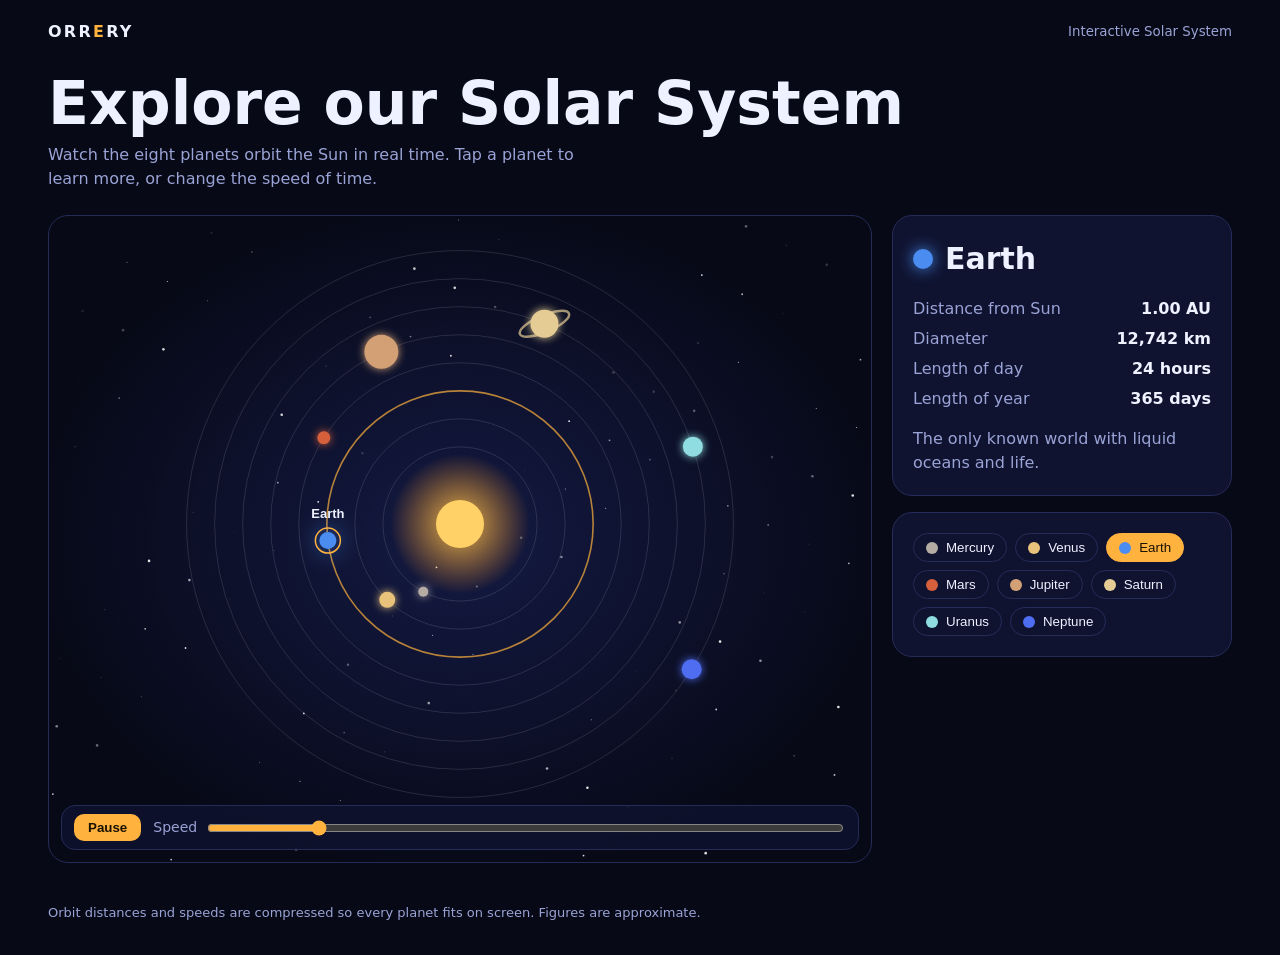
<file: Orrery – Solar System Explorer.html>
<!DOCTYPE html>
<html lang="en">
<head>
<meta charset="utf-8">
<meta name="viewport" content="width=device-width, initial-scale=1, viewport-fit=cover">
<title>Orrery – Solar System Explorer</title>
<style>
:root{--bg:#070916;--panel:#0f1330;--line:#262c5a;--text:#eef1ff;--muted:#9aa3d6;--accent:#ffb23e;color-scheme:dark;
box-sizing:border-box;padding-top:env(safe-area-inset-top,0px);padding-bottom:env(safe-area-inset-bottom,0px)}
@media (prefers-color-scheme:dark){:root:not([data-theme="light"]){--bg:#070916;--panel:#0f1330;--line:#262c5a;--text:#eef1ff;--muted:#9aa3d6;--accent:#ffb23e}}
:root[data-theme="dark"]{--bg:#070916;--panel:#0f1330;--line:#262c5a;--text:#eef1ff;--muted:#9aa3d6;--accent:#ffb23e}
*{box-sizing:border-box}
html{scroll-padding-top:env(safe-area-inset-top,0px)}
body{margin:0;background:var(--bg);color:var(--text);font:16px/1.5 "Inter",system-ui,-apple-system,"Segoe UI",sans-serif}
header{display:flex;justify-content:space-between;align-items:center;padding:20px clamp(16px,4vw,48px)}
.logo{font-weight:700;letter-spacing:.14em;text-transform:uppercase}
.logo span{color:var(--accent)}
header small{color:var(--muted)}
h1{margin:0;padding:8px clamp(16px,4vw,48px) 0;font-size:clamp(32px,6vw,60px);line-height:1.05;animation:rise .9s ease-out both}
.lead{margin:8px 0 0;padding:0 clamp(16px,4vw,48px);color:var(--muted);max-width:640px;animation:rise .9s .2s ease-out both}
main{display:grid;grid-template-columns:minmax(0,1fr) 340px;gap:20px;padding:24px clamp(16px,4vw,48px) 40px}
.stage{position:relative;background:radial-gradient(ellipse at center,#141a44 0%,var(--bg) 75%);border:1px solid var(--line);border-radius:20px;overflow:hidden;height:min(72vh,680px);min-height:420px}
canvas{width:100%;height:100%;display:block;cursor:pointer}
.controls{position:absolute;left:12px;right:12px;bottom:12px;display:flex;gap:12px;align-items:center;background:rgba(15,19,48,.8);backdrop-filter:blur(8px);border:1px solid var(--line);border-radius:14px;padding:8px 12px}
.controls button{background:var(--accent);color:#1a1200;border:0;border-radius:10px;padding:6px 14px;font-weight:600;cursor:pointer}
.controls label{color:var(--muted);font-size:14px;display:flex;gap:8px;align-items:center;flex:1}
.controls input{flex:1;accent-color:var(--accent)}
aside{display:flex;flex-direction:column;gap:16px}
.card{background:var(--panel);border:1px solid var(--line);border-radius:20px;padding:20px}
#info{animation:rise .5s ease-out both}
#info h2{margin:0 0 4px;font-size:30px;display:flex;align-items:center;gap:12px}
.dot{width:20px;height:20px;border-radius:50%;display:inline-block}
dl{display:grid;grid-template-columns:auto 1fr;gap:6px 16px;margin:16px 0}
dt{color:var(--muted)}dd{margin:0;text-align:right;font-weight:600}
.fact{color:var(--muted);margin:0}
.list{display:flex;flex-wrap:wrap;gap:8px}
.list button{display:flex;align-items:center;gap:8px;background:transparent;color:var(--text);border:1px solid var(--line);border-radius:999px;padding:6px 12px;cursor:pointer;transition:.2s}
.list button:hover{border-color:var(--accent)}
.list button[aria-pressed="true"]{background:var(--accent);color:#1a1200;border-color:var(--accent)}
.note{color:var(--muted);font-size:13px;padding:0 clamp(16px,4vw,48px) 32px;margin:0}
@keyframes rise{from{opacity:0;transform:translateY(16px)}to{opacity:1;transform:none}}
@media (max-width:860px){main{grid-template-columns:1fr}.stage{height:60vh}}
@media (prefers-reduced-motion:reduce){*{animation:none!important}}
</style>
</head>
<body>
<header><div class="logo">Orr<span>e</span>ry</div><small>Interactive Solar System</small></header>
<h1>Explore our Solar System</h1>
<p class="lead">Watch the eight planets orbit the Sun in real time. Tap a planet to learn more, or change the speed of time.</p>
<main>
  <section class="stage">
    <canvas id="c" aria-label="Animated model of the Solar System"></canvas>
    <div class="controls">
      <button id="pp" type="button">Pause</button>
      <label>Speed <input id="sp" type="range" min="0.2" max="5" step="0.1" value="1"></label>
    </div>
  </section>
  <aside>
    <div class="card" id="info"></div>
    <div class="card"><div class="list" id="list"></div></div>
  </aside>
</main>
<p class="note">Orbit distances and speeds are compressed so every planet fits on screen. Figures are approximate.</p>
<script>
const P=[
{n:"Mercury",c:"#b5aca4",s:5,d:88,au:"0.39",dia:"4,879 km",day:"59 Earth days",yr:"88 days",f:"The smallest planet and the fastest, racing around the Sun in under three months."},
{n:"Venus",c:"#e8c27a",s:8,d:225,au:"0.72",dia:"12,104 km",day:"243 Earth days",yr:"225 days",f:"Hottest planet at about 465 °C, and its day is longer than its year."},
{n:"Earth",c:"#4a8cf0",s:8.5,d:365,au:"1.00",dia:"12,742 km",day:"24 hours",yr:"365 days",f:"The only known world with liquid oceans and life."},
{n:"Mars",c:"#d65f3c",s:6.5,d:687,au:"1.52",dia:"6,779 km",day:"24.6 hours",yr:"687 days",f:"Home to Olympus Mons, the tallest volcano in the Solar System."},
{n:"Jupiter",c:"#d2a074",s:17,d:4333,au:"5.20",dia:"139,820 km",day:"10 hours",yr:"11.9 years",f:"A gas giant so large that every other planet would fit inside it."},
{n:"Saturn",c:"#e4cc94",s:14,d:10759,au:"9.58",dia:"116,460 km",day:"10.7 hours",yr:"29.5 years",f:"Famous for its ice-and-rock rings, and light enough to float on water."},
{n:"Uranus",c:"#8fdde0",s:10,d:30687,au:"19.2",dia:"50,724 km",day:"17 hours",yr:"84 years",f:"Rolls around the Sun tilted on its side."},
{n:"Neptune",c:"#4f6df0",s:10,d:60190,au:"30.1",dia:"49,244 km",day:"16 hours",yr:"165 years",f:"Windy and cold, with storms faster than the speed of sound."}];
let sel=2,speed=1,paused=false,t=0,last=0,pos=[];
const cv=document.getElementById("c"),g=cv.getContext("2d");
const ang=P.map((p,i)=>i*0.9+0.5);
const stars=Array.from({length:120},(_,i)=>({x:(i*97.31%100)/100,y:(i*53.77%100)/100,r:.5+(i%3)*.4,p:i}));
let W=0,H=0;
function fit(){const r=cv.getBoundingClientRect(),d=devicePixelRatio||1;W=r.width;H=r.height;cv.width=W*d;cv.height=H*d;g.setTransform(d,0,0,d,0,0)}
addEventListener("resize",fit);fit();
const R=(i)=>{const m=Math.min(W,H-60)/2-14;return 50+(m-50)*(i+1)/P.length*1.0-(m-50)/P.length*0.0}
function draw(ts){
 const dt=Math.min((ts-last)/1000,.1);last=ts;
 if(!paused){t+=dt;P.forEach((p,i)=>{ang[i]+=dt*speed*2.2/Math.pow(p.d/88,.55)*.5})}
 g.clearRect(0,0,W,H);
 stars.forEach(s=>{g.globalAlpha=.4+.5*Math.sin(ts/900+s.p);g.fillStyle="#fff";g.beginPath();g.arc(s.x*W,s.y*H,s.r,0,7);g.fill()});
 g.globalAlpha=1;
 const cx=W/2,cy=(H-50)/2+10;
 const gl=g.createRadialGradient(cx,cy,0,cx,cy,70);
 gl.addColorStop(0,"rgba(255,200,80,.9)");gl.addColorStop(1,"rgba(255,150,30,0)");
 g.fillStyle=gl;g.beginPath();g.arc(cx,cy,70+Math.sin(ts/700)*4,0,7);g.fill();
 g.fillStyle="#ffd166";g.beginPath();g.arc(cx,cy,24,0,7);g.fill();
 pos=[];
 P.forEach((p,i)=>{
  const r=R(i)*.98,x=cx+Math.cos(ang[i])*r,y=cy+Math.sin(ang[i])*r*.0+Math.sin(ang[i])*r;
  g.strokeStyle=i===sel?"rgba(255,178,62,.7)":"rgba(255,255,255,.12)";g.lineWidth=i===sel?1.6:1;
  g.beginPath();g.arc(cx,cy,r,0,7);g.stroke();
  if(p.n==="Saturn"){g.strokeStyle="rgba(228,204,148,.7)";g.lineWidth=2.5;g.beginPath();g.ellipse(x,y,p.s*1.9,p.s*.6,-.4,0,7);g.stroke()}
  g.fillStyle=p.c;g.shadowColor=p.c;g.shadowBlur=i===sel?24:8;
  g.beginPath();g.arc(x,y,p.s,0,7);g.fill();g.shadowBlur=0;
  if(i===sel){g.strokeStyle="#ffb23e";g.lineWidth=1.5;g.beginPath();g.arc(x,y,p.s+6+Math.sin(ts/300)*2,0,7);g.stroke();
   g.fillStyle="#eef1ff";g.font="600 13px sans-serif";g.textAlign="center";g.fillText(p.n,x,y-p.s-14)}
  pos.push({x,y,r:Math.max(p.s,12)});
 });
 requestAnimationFrame(draw);
}
requestAnimationFrame(draw);
cv.addEventListener("click",e=>{
 const b=cv.getBoundingClientRect(),x=e.clientX-b.left,y=e.clientY-b.top;
 let best=-1,bd=1e9;
 pos.forEach((p,i)=>{const d=Math.hypot(p.x-x,p.y-y);if(d<p.r+10&&d<bd){bd=d;best=i}});
 if(best>=0)pick(best);
});
const list=document.getElementById("list"),info=document.getElementById("info");
P.forEach((p,i)=>{const b=document.createElement("button");b.type="button";
 b.innerHTML='<span class="dot" style="width:12px;height:12px;background:'+p.c+'"></span>'+p.n;
 b.onclick=()=>pick(i);list.appendChild(b)});
function pick(i){
 sel=i;const p=P[i];
 [...list.children].forEach((b,j)=>b.setAttribute("aria-pressed",j===i));
 info.style.animation="none";void info.offsetWidth;info.style.animation="";
 info.innerHTML='<h2><span class="dot" style="background:'+p.c+';box-shadow:0 0 16px '+p.c+'"></span>'+p.n+'</h2>'+
 '<dl><dt>Distance from Sun</dt><dd>'+p.au+' AU</dd><dt>Diameter</dt><dd>'+p.dia+'</dd><dt>Length of day</dt><dd>'+p.day+'</dd><dt>Length of year</dt><dd>'+p.yr+'</dd></dl>'+
 '<p class="fact">'+p.f+'</p>';
}
pick(2);
document.getElementById("pp").onclick=e=>{paused=!paused;e.target.textContent=paused?"Play":"Pause"};
document.getElementById("sp").oninput=e=>speed=+e.target.value;
</script>
</body>
</html>
</file>
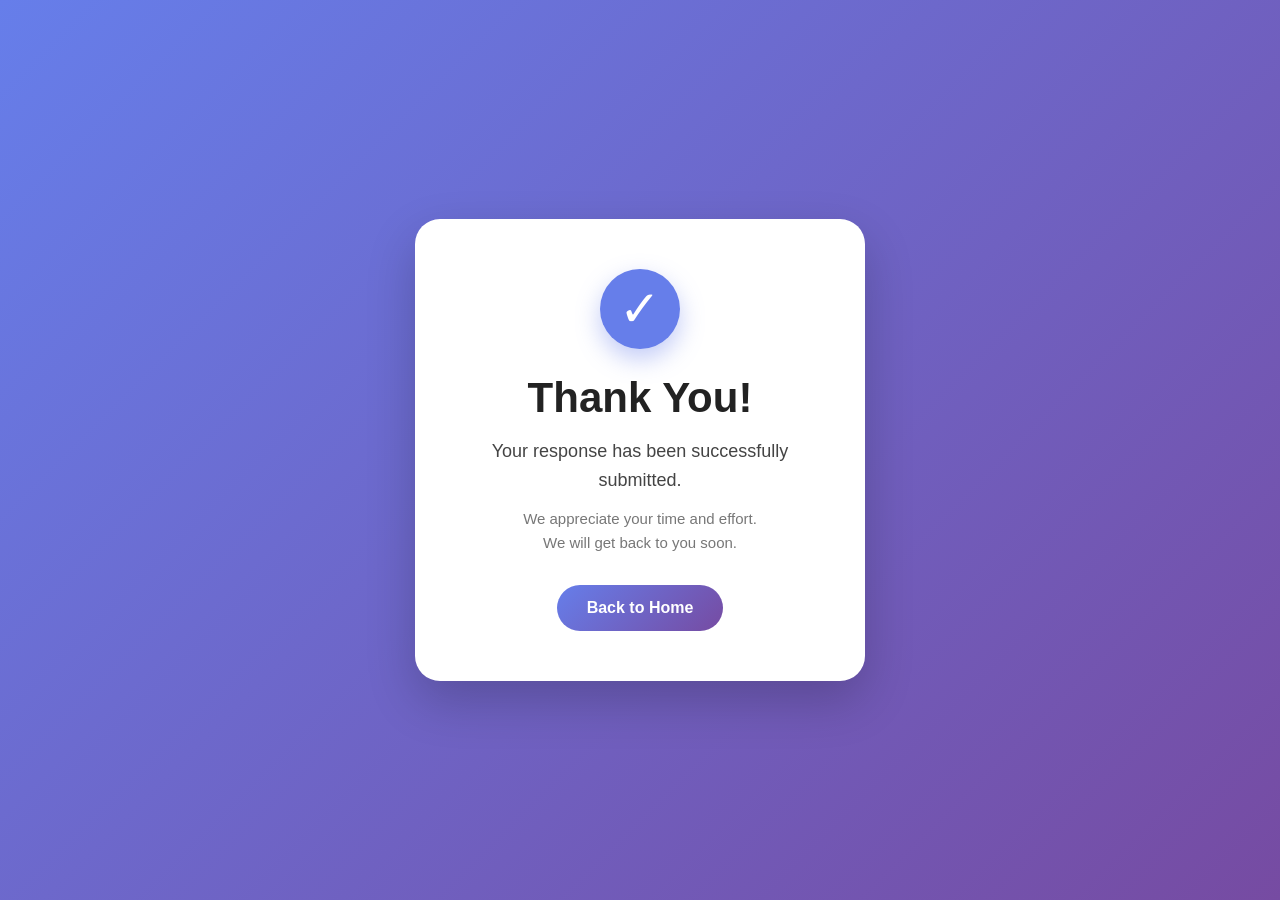
<file: submit.html>
<!DOCTYPE html>
<html lang="en">
<head>
    <meta charset="UTF-8">
    <meta name="viewport" content="width=device-width, initial-scale=1.0">
    <title>Thank You</title>
    <link rel="stylesheet" href="thankyou.css">
</head>
<body>

    <div class="thankyou-container">

        <div class="thankyou-card">

            <div class="checkmark">
                ✓
            </div>

            <h1>Thank You!</h1>

            <p class="main-text">
                Your response has been successfully submitted.
            </p>

            <p class="sub-text">
                We appreciate your time and effort.<br>
                We will get back to you soon.
            </p>

            <a href="index.html" class="home-button">
                Back to Home
            </a>

        </div>

    </div>

</body>
</html>
</file>
<file: thankyou.css>
* {
    margin: 0;
    padding: 0;
    box-sizing: border-box;
}

body {
    font-family: Arial, Helvetica, sans-serif;
    min-height: 100vh;
    background: linear-gradient(135deg, #667eea, #764ba2);
    display: flex;
    justify-content: center;
    align-items: center;
}

.thankyou-container {
    width: 100%;
    min-height: 100vh;
    display: flex;
    justify-content: center;
    align-items: center;
    padding: 20px;
}

.thankyou-card {
    width: 450px;
    background: white;
    padding: 50px 40px;
    border-radius: 25px;
    text-align: center;
    box-shadow: 0 20px 50px rgba(0, 0, 0, 0.2);
    animation: appear 0.8s ease;
}

.checkmark {
    width: 80px;
    height: 80px;
    margin: 0 auto 25px;
    border-radius: 50%;
    background: #667eea;
    color: white;
    font-size: 50px;
    display: flex;
    justify-content: center;
    align-items: center;
    box-shadow: 0 10px 25px rgba(102, 126, 234, 0.4);
}

h1 {
    font-size: 42px;
    color: #222;
    margin-bottom: 15px;
}

.main-text {
    font-size: 18px;
    color: #444;
    margin-bottom: 12px;
    line-height: 1.6;
}

.sub-text {
    font-size: 15px;
    color: #777;
    line-height: 1.6;
    margin-bottom: 30px;
}

.home-button {
    display: inline-block;
    text-decoration: none;
    background: linear-gradient(135deg, #667eea, #764ba2);
    color: white;
    padding: 14px 30px;
    border-radius: 30px;
    font-size: 16px;
    font-weight: bold;
    transition: 0.3s ease;
}

.home-button:hover {
    transform: translateY(-3px);
    box-shadow: 0 10px 20px rgba(102, 126, 234, 0.4);
}

@keyframes appear {
    from {
        opacity: 0;
        transform: translateY(30px);
    }

    to {
        opacity: 1;
        transform: translateY(0);
    }
}

@media (max-width: 500px) {
    .thankyou-card {
        width: 100%;
        padding: 40px 25px;
    }

    h1 {
        font-size: 34px;
    }
}
</file>
